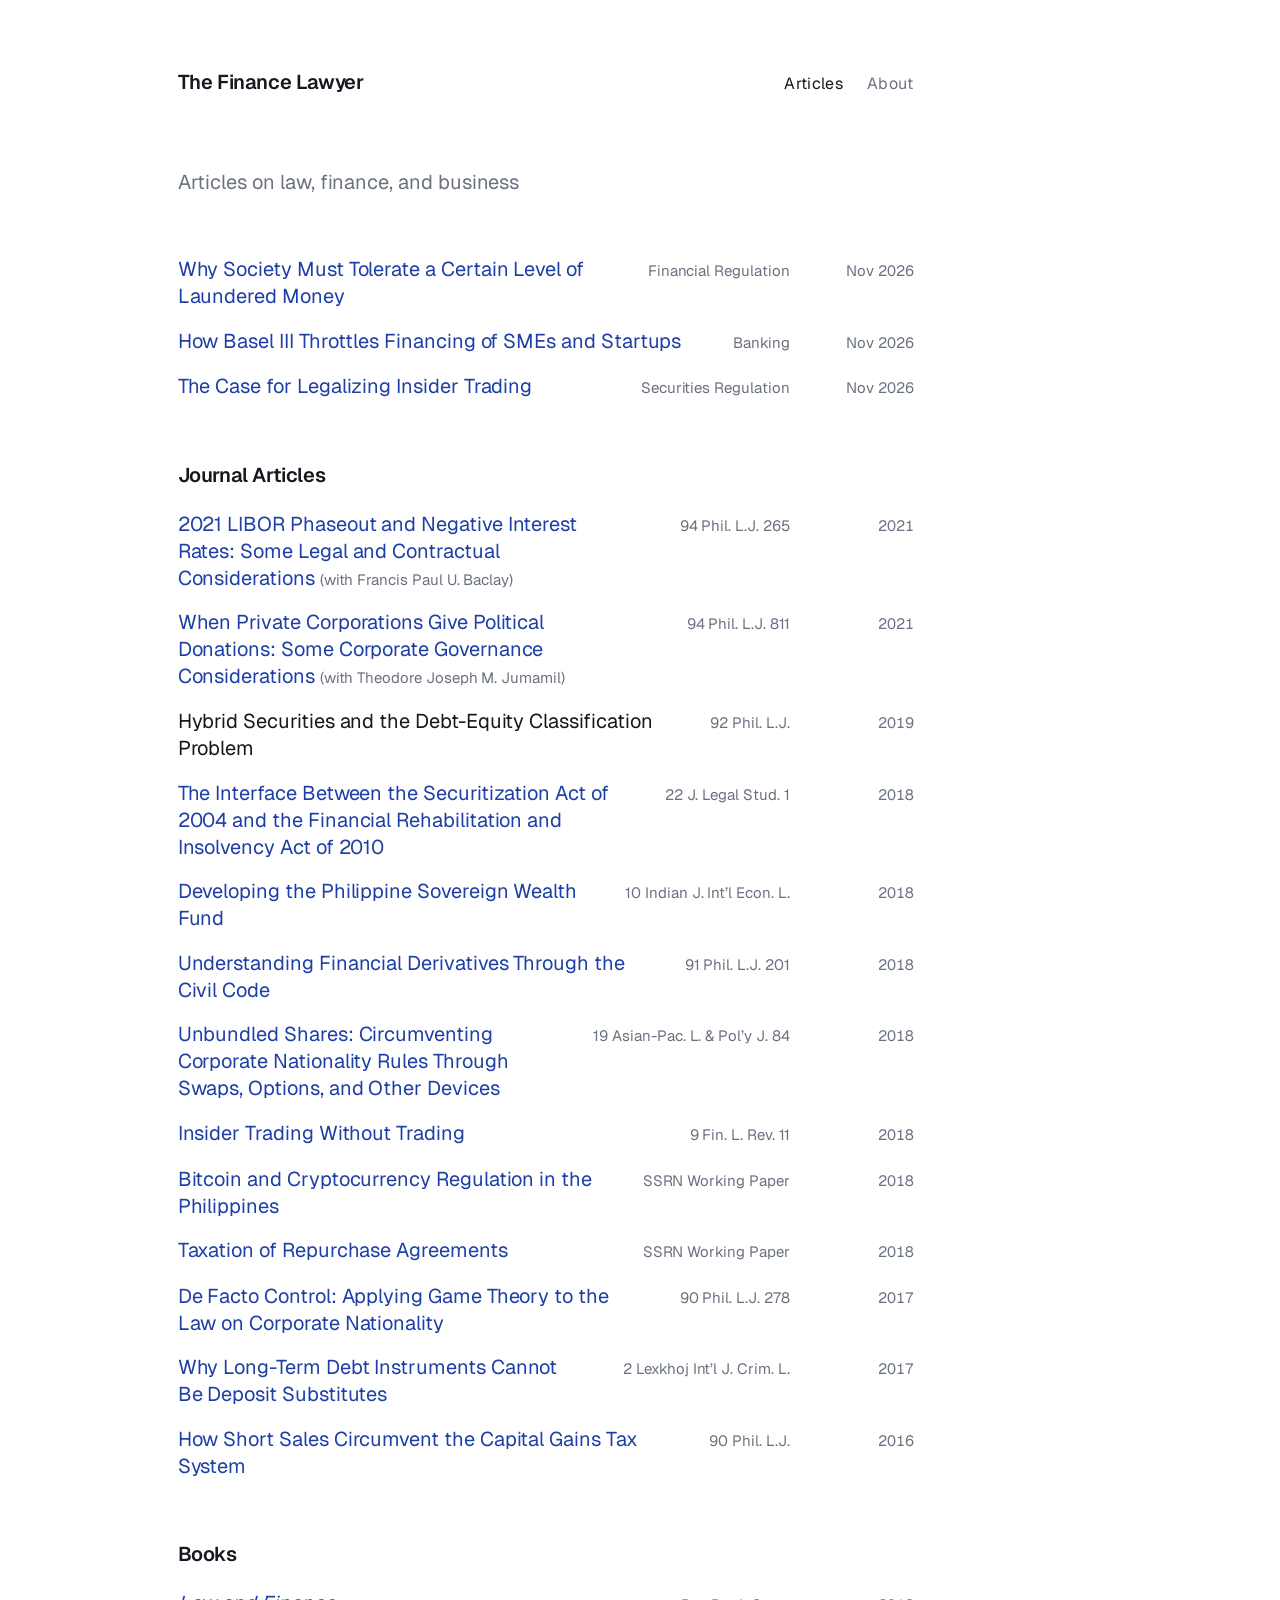
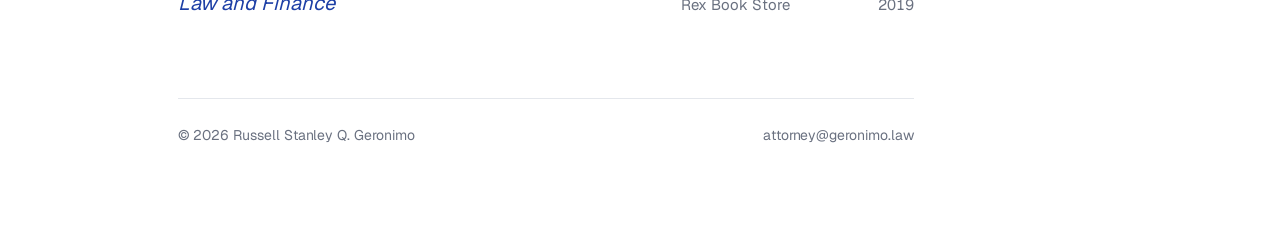
<file: index.html>
<!DOCTYPE html>
<html lang="en">
<head>
<meta charset="utf-8">
<meta name="viewport" content="width=device-width, initial-scale=1">
<title>Finance Lawyer - Russell Stanley Geronimo</title>
<meta name="description" content="Articles on law, finance, and business">
<link rel="canonical" href="https://blog.geronimo.law/">
<meta property="og:site_name" content="Finance Lawyer - Russell Stanley Geronimo">
<meta property="og:title" content="Finance Lawyer - Russell Stanley Geronimo">
<meta property="og:description" content="Articles on law, finance, and business">
<meta property="og:type" content="website">
<meta property="og:url" content="https://blog.geronimo.law/">
<meta property="og:image" content="https://blog.geronimo.law/images/cards/site.png?v=2">
<meta property="og:image:width" content="1200">
<meta property="og:image:height" content="630">
<meta name="twitter:card" content="summary_large_image">
<meta name="twitter:title" content="Finance Lawyer - Russell Stanley Geronimo">
<meta name="twitter:description" content="Articles on law, finance, and business">
<meta name="twitter:image" content="https://blog.geronimo.law/images/cards/site.png?v=2">
<link rel="preconnect" href="https://fonts.googleapis.com">
<link rel="preconnect" href="https://fonts.gstatic.com" crossorigin>
<link href="https://fonts.googleapis.com/css2?family=Geist:wght@400;500;600&display=swap" rel="stylesheet">
<link rel="stylesheet" href="css/style.css">
</head>
<body>
<div class="page">
<header class="site-header">
<div class="site-name"><a href="index.html">The Finance Lawyer</a></div>
<nav class="site-nav" aria-label="Main">
<a href="index.html" aria-current="page">Articles</a>
<a href="about.html">About</a>
</nav>
</header>
<main>
<p class="intro">Articles on law, finance, and business</p>
<ul class="essay-list">
<li><span class="entry"><a href="articles/why-society-must-tolerate-a-certain-level-of-laundered-money.html">Why Society Must Tolerate a Certain Level of Laundered Money</a></span> <span class="category">Financial Regulation</span> <time datetime="2026-11">Nov 2026</time></li>
<li><span class="entry"><a href="articles/how-basel-iii-throttles-financing-of-smes-and-startups.html">How Basel III Throttles Financing of SMEs and Startups</a></span> <span class="category">Banking</span> <time datetime="2026-11">Nov 2026</time></li>
<li><span class="entry"><a href="articles/the-case-for-legalizing-insider-trading.html">The Case for Legalizing Insider Trading</a></span> <span class="category">Securities Regulation</span> <time datetime="2026-11">Nov 2026</time></li>
</ul>
<h2 class="section-title">Journal Articles</h2>
<ul class="essay-list">
<li><span class="entry"><a href="https://philippinelawjournal.org/wp-content/uploads/2025/02/94PLJ265_GERONIMO_BACLAY.pdf">2021 LIBOR Phaseout and Negative Interest Rates: Some Legal and Contractual Considerations</a> <span class="coauthor">(with Francis Paul U. Baclay)</span></span> <span class="category">94 Phil. L.J. 265</span> <time datetime="2021">2021</time></li>
<li><span class="entry"><a href="https://philippinelawjournal.org/wp-content/uploads/2025/02/94PLJ811_GERONIMO-JUMAMIL.pdf">When Private Corporations Give Political Donations: Some Corporate Governance Considerations</a> <span class="coauthor">(with Theodore Joseph M. Jumamil)</span></span> <span class="category">94 Phil. L.J. 811</span> <time datetime="2021">2021</time></li>
<li><span class="entry">Hybrid Securities and the Debt-Equity Classification Problem</span> <span class="category">92 Phil. L.J.</span> <time datetime="2019">2019</time></li>
<li><span class="entry"><a href="https://doi.org/10.1515/jles-2018-0009">The Interface Between the Securitization Act of 2004 and the Financial Rehabilitation and Insolvency Act of 2010</a></span> <span class="category">22 J. Legal Stud. 1</span> <time datetime="2018">2018</time></li>
<li><span class="entry"><a href="https://repository.nls.ac.in/ijiel/vol10/iss1/6/">Developing the Philippine Sovereign Wealth Fund</a></span> <span class="category">10 Indian J. Int&rsquo;l Econ. L.</span> <time datetime="2018">2018</time></li>
<li><span class="entry"><a href="https://philippinelawjournal.org/wp-content/uploads/2025/02/91PLJ201_GERONIMO.pdf">Understanding Financial Derivatives Through the Civil Code</a></span> <span class="category">91 Phil. L.J. 201</span> <time datetime="2018">2018</time></li>
<li><span class="entry"><a href="https://ssrn.com/abstract=3179269">Unbundled Shares: Circumventing Corporate Nationality Rules Through Swaps, Options, and Other Devices</a></span> <span class="category">19 Asian-Pac. L. &amp; Pol&rsquo;y J. 84</span> <time datetime="2018">2018</time></li>
<li><span class="entry"><a href="https://doi.org/10.4467/22996834FLR.18.002.9042">Insider Trading Without Trading</a></span> <span class="category">9 Fin. L. Rev. 11</span> <time datetime="2018">2018</time></li>
<li><span class="entry"><a href="https://ssrn.com/abstract=3138051">Bitcoin and Cryptocurrency Regulation in the Philippines</a></span> <span class="category">SSRN Working Paper</span> <time datetime="2018">2018</time></li>
<li><span class="entry"><a href="https://ssrn.com/abstract=3152970">Taxation of Repurchase Agreements</a></span> <span class="category">SSRN Working Paper</span> <time datetime="2018">2018</time></li>
<li><span class="entry"><a href="https://philippinelawjournal.org/wp-content/uploads/2025/02/90PLJ278_GERONIMO.pdf">De Facto Control: Applying Game Theory to the Law on Corporate Nationality</a></span> <span class="category">90 Phil. L.J. 278</span> <time datetime="2017">2017</time></li>
<li><span class="entry"><a href="https://ssrn.com/abstract=3043017">Why Long-Term Debt Instruments Cannot Be Deposit Substitutes</a></span> <span class="category">2 Lexkhoj Int&rsquo;l J. Crim. L.</span> <time datetime="2017">2017</time></li>
<li><span class="entry"><a href="https://ssrn.com/abstract=3044170">How Short Sales Circumvent the Capital Gains Tax System</a></span> <span class="category">90 Phil. L.J.</span> <time datetime="2016">2016</time></li>
</ul>
<h2 class="section-title">Books</h2>
<ul class="essay-list">
<li><span class="entry"><a href="https://themanuelstore.com/products/geronimo-2019-law-and-finance"><em>Law and Finance</em></a></span> <span class="category">Rex Book Store</span> <time datetime="2019">2019</time></li>
</ul>
</main>
<footer class="site-footer">
<span>&copy; 2026 Russell Stanley Q. Geronimo</span>
<span>attorney@geronimo.law</span>
</footer>
</div>
</body>
</html>
</file>
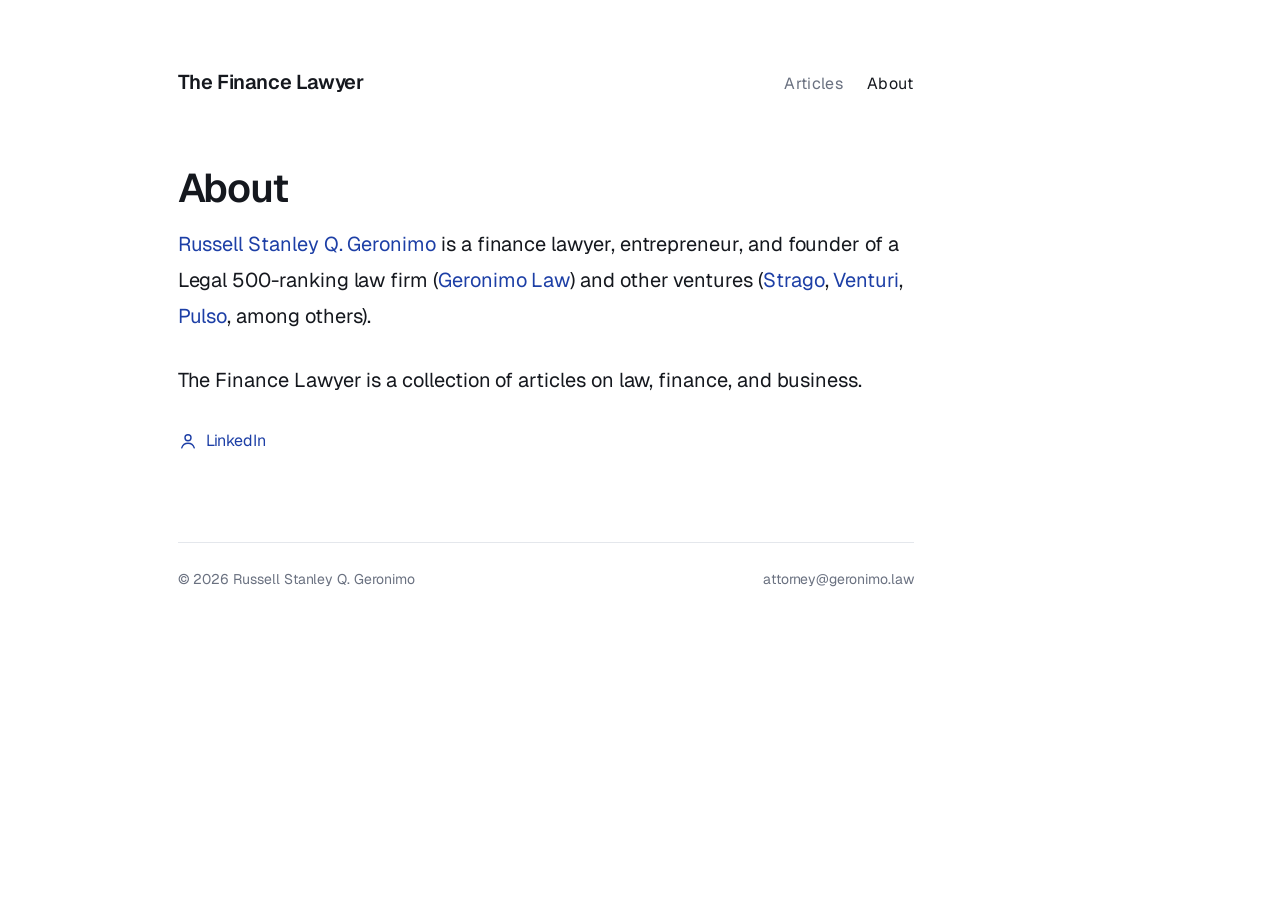
<file: about.html>
<!DOCTYPE html>
<html lang="en">
<head>
<meta charset="utf-8">
<meta name="viewport" content="width=device-width, initial-scale=1">
<title>About - Finance Lawyer - Russell Stanley Geronimo</title>
<meta name="description" content="Articles on law, finance, and business">
<link rel="canonical" href="https://blog.geronimo.law/about.html">
<meta property="og:site_name" content="Finance Lawyer - Russell Stanley Geronimo">
<meta property="og:title" content="About - Finance Lawyer - Russell Stanley Geronimo">
<meta property="og:description" content="Articles on law, finance, and business">
<meta property="og:type" content="article">
<meta property="og:url" content="https://blog.geronimo.law/about.html">
<meta property="og:image" content="https://blog.geronimo.law/images/cards/site.png?v=2">
<meta property="og:image:width" content="1200">
<meta property="og:image:height" content="630">
<meta name="twitter:card" content="summary_large_image">
<meta name="twitter:title" content="About - Finance Lawyer - Russell Stanley Geronimo">
<meta name="twitter:description" content="Articles on law, finance, and business">
<meta name="twitter:image" content="https://blog.geronimo.law/images/cards/site.png?v=2">
<link rel="preconnect" href="https://fonts.googleapis.com">
<link rel="preconnect" href="https://fonts.gstatic.com" crossorigin>
<link href="https://fonts.googleapis.com/css2?family=Geist:wght@400;500;600&display=swap" rel="stylesheet">
<link rel="stylesheet" href="css/style.css">
</head>
<body>
<div class="page">
<header class="site-header">
<div class="site-name"><a href="index.html">The Finance Lawyer</a></div>
<nav class="site-nav" aria-label="Main">
<a href="index.html">Articles</a>
<a href="about.html" aria-current="page">About</a>
</nav>
</header>
<main>
<article class="essay">
<h1>About</h1>
<p><a href="https://www.geronimo.law/the-founder">Russell Stanley Q. Geronimo</a> is a finance lawyer, entrepreneur, and founder of a Legal 500-ranking law firm (<a href="https://www.geronimo.law">Geronimo Law</a>) and other ventures (<a href="http://www.strago.finance/">Strago</a>, <a href="https://www.venturi.ph/">Venturi</a>, <a href="http://www.pulsointelligence.com/">Pulso</a>, among others).</p>
<p>The Finance Lawyer is a collection of articles on law, finance, and business.</p>
<p class="social"><a href="https://www.linkedin.com/in/rsgeronimo/" aria-label="Russell Stanley Q. Geronimo on LinkedIn"><svg viewBox="0 0 24 24" width="20" height="20" aria-hidden="true" fill="none" stroke="currentColor" stroke-width="1.7" stroke-linecap="round" stroke-linejoin="round"><circle cx="12" cy="8" r="3.6"/><path d="M4.5 20.2c1.1-3.6 4-5.6 7.5-5.6s6.4 2 7.5 5.6"/></svg><span>LinkedIn</span></a></p>
</article>
</main>
<footer class="site-footer">
<span>&copy; 2026 Russell Stanley Q. Geronimo</span>
<span>attorney@geronimo.law</span>
</footer>
</div>
</body>
</html>
</file>
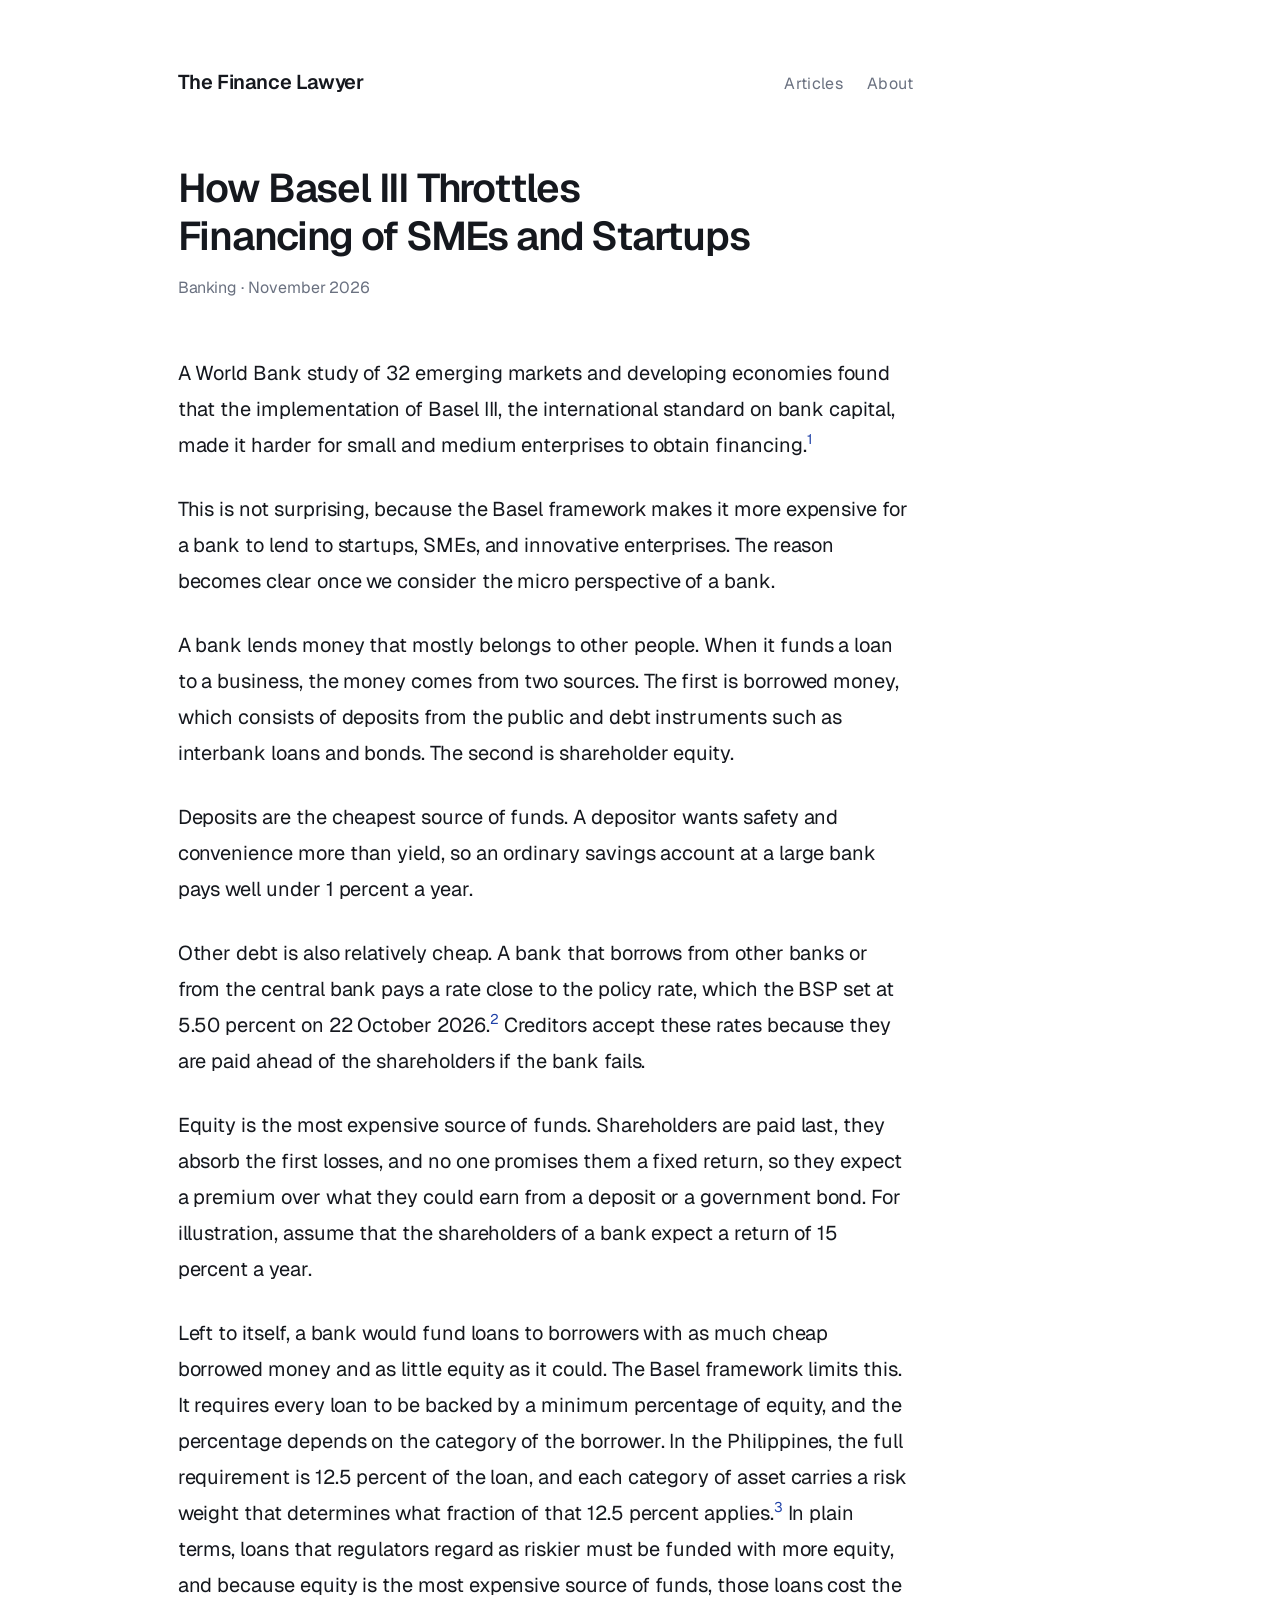
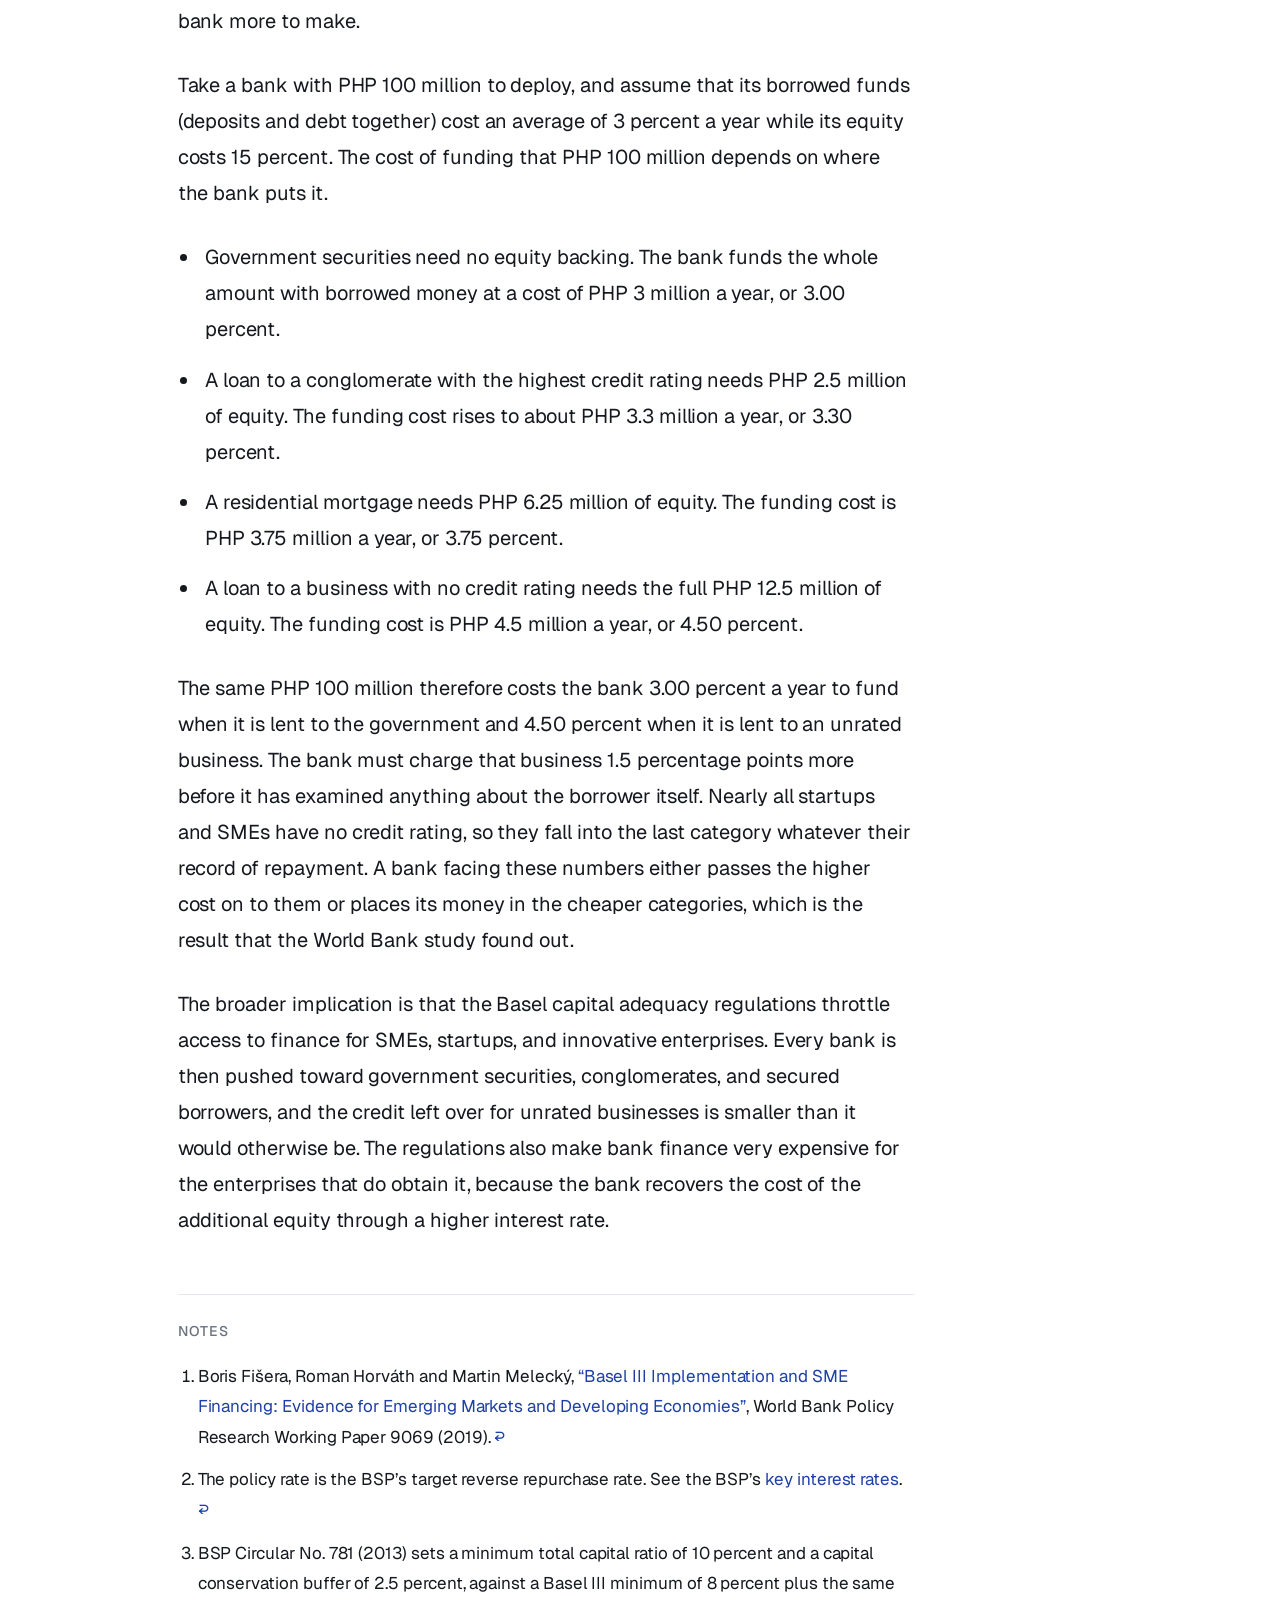
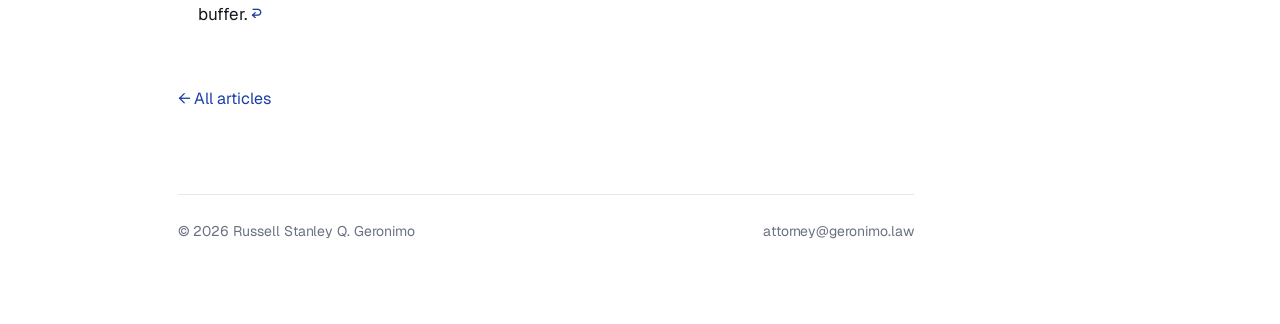
<file: articles/how-basel-iii-throttles-financing-of-smes-and-startups.html>
<!DOCTYPE html>
<html lang="en">
<head>
<meta charset="utf-8">
<meta name="viewport" content="width=device-width, initial-scale=1">
<title>How Basel III Throttles Financing of SMEs and Startups - Finance Lawyer - Russell Stanley Geronimo</title>
<meta name="description" content="Why the Basel III capital rules make bank loans to SMEs and startups more expensive than loans to governments and conglomerates.">
<link rel="canonical" href="https://blog.geronimo.law/articles/how-basel-iii-throttles-financing-of-smes-and-startups.html">
<meta property="og:site_name" content="Finance Lawyer - Russell Stanley Geronimo">
<meta property="og:title" content="How Basel III Throttles Financing of SMEs and Startups - Finance Lawyer - Russell Stanley Geronimo">
<meta property="og:description" content="Why the Basel III capital rules make bank loans to SMEs and startups more expensive than loans to governments and conglomerates.">
<meta property="og:type" content="article">
<meta property="og:url" content="https://blog.geronimo.law/articles/how-basel-iii-throttles-financing-of-smes-and-startups.html">
<meta property="og:image" content="https://blog.geronimo.law/images/cards/how-basel-iii-throttles-financing-of-smes-and-startups.png?v=2">
<meta property="og:image:width" content="1200">
<meta property="og:image:height" content="630">
<meta name="twitter:card" content="summary_large_image">
<meta name="twitter:title" content="How Basel III Throttles Financing of SMEs and Startups - Finance Lawyer - Russell Stanley Geronimo">
<meta name="twitter:description" content="Why the Basel III capital rules make bank loans to SMEs and startups more expensive than loans to governments and conglomerates.">
<meta name="twitter:image" content="https://blog.geronimo.law/images/cards/how-basel-iii-throttles-financing-of-smes-and-startups.png?v=2">
<link rel="preconnect" href="https://fonts.googleapis.com">
<link rel="preconnect" href="https://fonts.gstatic.com" crossorigin>
<link href="https://fonts.googleapis.com/css2?family=Geist:wght@400;500;600&display=swap" rel="stylesheet">
<link rel="stylesheet" href="../css/style.css">
</head>
<body>
<div class="page">
<header class="site-header">
<div class="site-name"><a href="../index.html">The Finance Lawyer</a></div>
<nav class="site-nav" aria-label="Main">
<a href="../index.html">Articles</a>
<a href="../about.html">About</a>
</nav>
</header>
<main>
<article class="essay">
<h1>How Basel III Throttles Financing of SMEs and Startups</h1>
<p class="dateline">Banking &middot; <time datetime="2026-11">November 2026</time></p>
<p>A World Bank study of 32 emerging markets and developing economies found that the implementation of Basel III, the international standard on bank capital, made it harder for small and medium enterprises to obtain financing.<sup><a href="#n1" id="r1">1</a></sup></p>
<p>This is not surprising, because the Basel framework makes it more expensive for a bank to lend to startups, SMEs, and innovative enterprises. The reason becomes clear once we consider the micro perspective of a bank.</p>
<p>A bank lends money that mostly belongs to other people. When it funds a loan to a business, the money comes from two sources. The first is borrowed money, which consists of deposits from the public and debt instruments such as interbank loans and bonds. The second is shareholder equity.</p>
<p>Deposits are the cheapest source of funds. A depositor wants safety and convenience more than yield, so an ordinary savings account at a large bank pays well under 1 percent a year.</p>
<p>Other debt is also relatively cheap. A bank that borrows from other banks or from the central bank pays a rate close to the policy rate, which the BSP set at 5.50 percent on 22 October 2026.<sup><a href="#n2" id="r2">2</a></sup> Creditors accept these rates because they are paid ahead of the shareholders if the bank fails.</p>
<p>Equity is the most expensive source of funds. Shareholders are paid last, they absorb the first losses, and no one promises them a fixed return, so they expect a premium over what they could earn from a deposit or a government bond. For illustration, assume that the shareholders of a bank expect a return of 15 percent a year.</p>
<p>Left to itself, a bank would fund loans to borrowers with as much cheap borrowed money and as little equity as it could. The Basel framework limits this. It requires every loan to be backed by a minimum percentage of equity, and the percentage depends on the category of the borrower. In the Philippines, the full requirement is 12.5 percent of the loan, and each category of asset carries a risk weight that determines what fraction of that 12.5 percent applies.<sup><a href="#n3" id="r3">3</a></sup> In plain terms, loans that regulators regard as riskier must be funded with more equity, and because equity is the most expensive source of funds, those loans cost the bank more to make.</p>
<p>Take a bank with PHP 100 million to deploy, and assume that its borrowed funds (deposits and debt together) cost an average of 3 percent a year while its equity costs 15 percent. The cost of funding that PHP 100 million depends on where the bank puts it.</p>
<ul>
<li>Government securities need no equity backing. The bank funds the whole amount with borrowed money at a cost of PHP 3 million a year, or 3.00 percent.</li>
<li>A loan to a conglomerate with the highest credit rating needs PHP 2.5 million of equity. The funding cost rises to about PHP 3.3 million a year, or 3.30 percent.</li>
<li>A residential mortgage needs PHP 6.25 million of equity. The funding cost is PHP 3.75 million a year, or 3.75 percent.</li>
<li>A loan to a business with no credit rating needs the full PHP 12.5 million of equity. The funding cost is PHP 4.5 million a year, or 4.50 percent.</li>
</ul>
<p>The same PHP 100 million therefore costs the bank 3.00 percent a year to fund when it is lent to the government and 4.50 percent when it is lent to an unrated business. The bank must charge that business 1.5 percentage points more before it has examined anything about the borrower itself. Nearly all startups and SMEs have no credit rating, so they fall into the last category whatever their record of repayment. A bank facing these numbers either passes the higher cost on to them or places its money in the cheaper categories, which is the result that the World Bank study found out.</p>
<p>The broader implication is that the Basel capital adequacy regulations throttle access to finance for SMEs, startups, and innovative enterprises. Every bank is then pushed toward government securities, conglomerates, and secured borrowers, and the credit left over for unrated businesses is smaller than it would otherwise be. The regulations also make bank finance very expensive for the enterprises that do obtain it, because the bank recovers the cost of the additional equity through a higher interest rate.</p>
<section class="notes" aria-label="Notes">
<h2>Notes</h2>
<ol>
<li id="n1">Boris Fi&scaron;era, Roman Horv&aacute;th and Martin Meleck&yacute;, <a href="https://blogs.worldbank.org/en/allaboutfinance/basel-iii-implementation-and-sme-financing-evidence-emerging-markets-and-developing">&ldquo;Basel III Implementation and SME Financing: Evidence for Emerging Markets and Developing Economies&rdquo;</a>, World Bank Policy Research Working Paper 9069 (2019). <a href="#r1" aria-label="Back to text">&#8617;</a></li>
<li id="n2">The policy rate is the BSP&rsquo;s target reverse repurchase rate. See the BSP&rsquo;s <a href="https://www.bsp.gov.ph/statistics/Financial%20System%20Accounts/winterestrates_data.aspx">key interest rates</a>. <a href="#r2" aria-label="Back to text">&#8617;</a></li>
<li id="n3">BSP Circular No. 781 (2013) sets a minimum total capital ratio of 10 percent and a capital conservation buffer of 2.5 percent, against a Basel III minimum of 8 percent plus the same buffer. <a href="#r3" aria-label="Back to text">&#8617;</a></li>
</ol>
</section>
</article>
<p class="back"><a href="../index.html">&larr; All articles</a></p>
</main>
<footer class="site-footer">
<span>&copy; 2026 Russell Stanley Q. Geronimo</span>
<span>attorney@geronimo.law</span>
</footer>
</div>
</body>
</html>
</file>
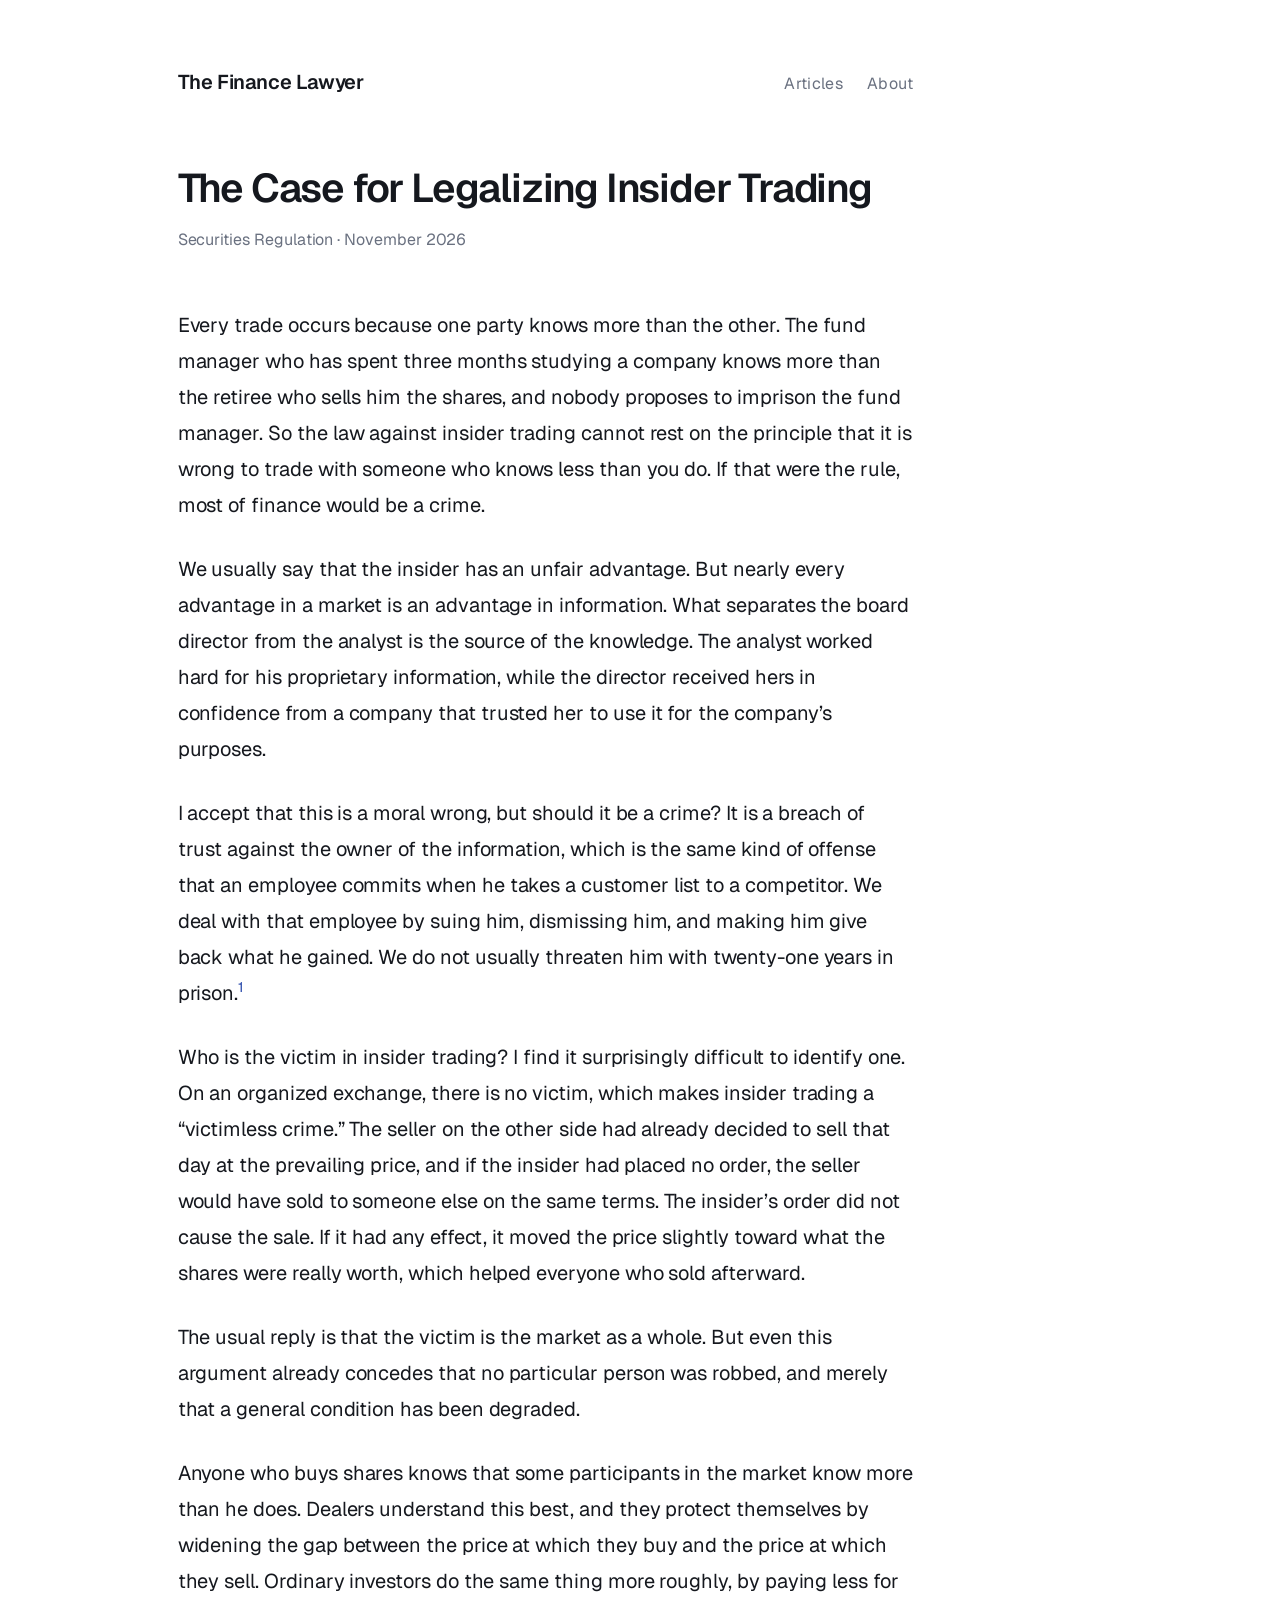
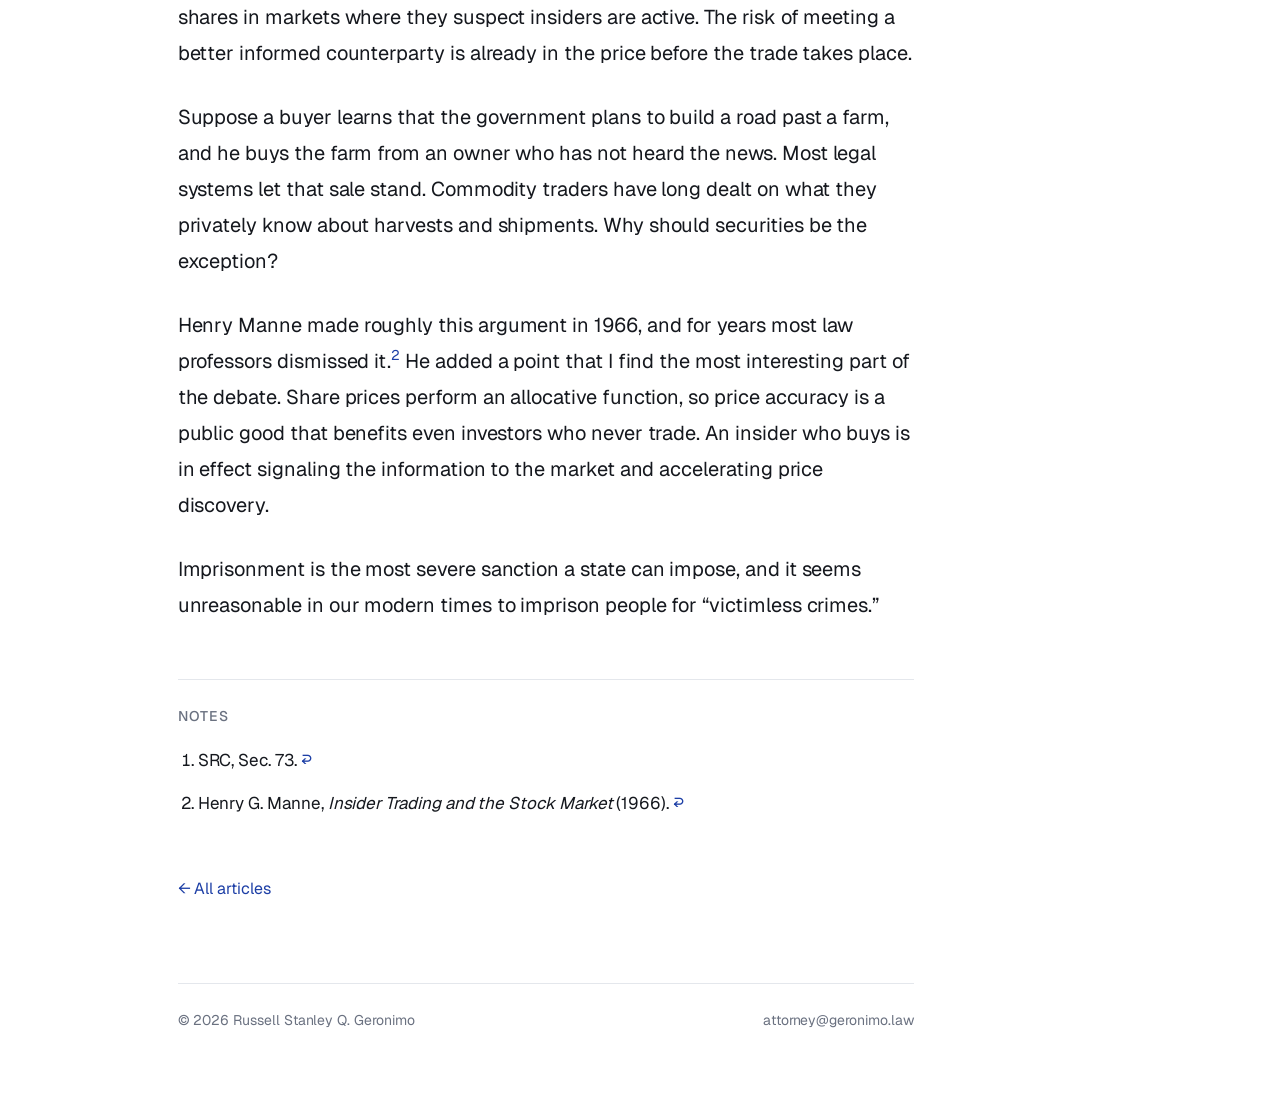
<file: articles/the-case-for-legalizing-insider-trading.html>
<!DOCTYPE html>
<html lang="en">
<head>
<meta charset="utf-8">
<meta name="viewport" content="width=device-width, initial-scale=1">
<title>The Case for Legalizing Insider Trading - Finance Lawyer - Russell Stanley Geronimo</title>
<meta name="description" content="Why insider trading, a victimless crime, should be legalized.">
<link rel="canonical" href="https://blog.geronimo.law/articles/the-case-for-legalizing-insider-trading.html">
<meta property="og:site_name" content="Finance Lawyer - Russell Stanley Geronimo">
<meta property="og:title" content="The Case for Legalizing Insider Trading - Finance Lawyer - Russell Stanley Geronimo">
<meta property="og:description" content="Why insider trading, a victimless crime, should be legalized.">
<meta property="og:type" content="article">
<meta property="og:url" content="https://blog.geronimo.law/articles/the-case-for-legalizing-insider-trading.html">
<meta property="og:image" content="https://blog.geronimo.law/images/cards/the-case-for-legalizing-insider-trading.png?v=2">
<meta property="og:image:width" content="1200">
<meta property="og:image:height" content="630">
<meta name="twitter:card" content="summary_large_image">
<meta name="twitter:title" content="The Case for Legalizing Insider Trading - Finance Lawyer - Russell Stanley Geronimo">
<meta name="twitter:description" content="Why insider trading, a victimless crime, should be legalized.">
<meta name="twitter:image" content="https://blog.geronimo.law/images/cards/the-case-for-legalizing-insider-trading.png?v=2">
<link rel="preconnect" href="https://fonts.googleapis.com">
<link rel="preconnect" href="https://fonts.gstatic.com" crossorigin>
<link href="https://fonts.googleapis.com/css2?family=Geist:wght@400;500;600&display=swap" rel="stylesheet">
<link rel="stylesheet" href="../css/style.css">
</head>
<body>
<div class="page">
<header class="site-header">
<div class="site-name"><a href="../index.html">The Finance Lawyer</a></div>
<nav class="site-nav" aria-label="Main">
<a href="../index.html">Articles</a>
<a href="../about.html">About</a>
</nav>
</header>
<main>
<article class="essay">
<h1>The Case for Legalizing Insider Trading</h1>
<p class="dateline">Securities Regulation &middot; <time datetime="2026-11">November 2026</time></p>
<p>Every trade occurs because one party knows more than the other. The fund manager who has spent three months studying a company knows more than the retiree who sells him the shares, and nobody proposes to imprison the fund manager. So the law against insider trading cannot rest on the principle that it is wrong to trade with someone who knows less than you do. If that were the rule, most of finance would be a crime.</p>
<p>We usually say that the insider has an unfair advantage. But nearly every advantage in a market is an advantage in information. What separates the board director from the analyst is the source of the knowledge. The analyst worked hard for his proprietary information, while the director received hers in confidence from a company that trusted her to use it for the company&rsquo;s purposes.</p>
<p>I accept that this is a moral wrong, but should it be a crime? It is a breach of trust against the owner of the information, which is the same kind of offense that an employee commits when he takes a customer list to a competitor. We deal with that employee by suing him, dismissing him, and making him give back what he gained. We do not usually threaten him with twenty-one years in prison.<sup><a href="#n1" id="r1">1</a></sup></p>
<p>Who is the victim in insider trading? I find it surprisingly difficult to identify one. On an organized exchange, there is no victim, which makes insider trading a &ldquo;victimless crime.&rdquo; The seller on the other side had already decided to sell that day at the prevailing price, and if the insider had placed no order, the seller would have sold to someone else on the same terms. The insider&rsquo;s order did not cause the sale. If it had any effect, it moved the price slightly toward what the shares were really worth, which helped everyone who sold afterward.</p>
<p>The usual reply is that the victim is the market as a whole. But even this argument already concedes that no particular person was robbed, and merely that a general condition has been degraded.</p>
<p>Anyone who buys shares knows that some participants in the market know more than he does. Dealers understand this best, and they protect themselves by widening the gap between the price at which they buy and the price at which they sell. Ordinary investors do the same thing more roughly, by paying less for shares in markets where they suspect insiders are active. The risk of meeting a better informed counterparty is already in the price before the trade takes place.</p>
<p>Suppose a buyer learns that the government plans to build a road past a farm, and he buys the farm from an owner who has not heard the news. Most legal systems let that sale stand. Commodity traders have long dealt on what they privately know about harvests and shipments. Why should securities be the exception?</p>
<p>Henry Manne made roughly this argument in 1966, and for years most law professors dismissed it.<sup><a href="#n2" id="r2">2</a></sup> He added a point that I find the most interesting part of the debate. Share prices perform an allocative function, so price accuracy is a public good that benefits even investors who never trade. An insider who buys is in effect signaling the information to the market and accelerating price discovery.</p>
<p>Imprisonment is the most severe sanction a state can impose, and it seems unreasonable in our modern times to imprison people for &ldquo;victimless crimes.&rdquo;</p>
<section class="notes" aria-label="Notes">
<h2>Notes</h2>
<ol>
<li id="n1">SRC, Sec. 73. <a href="#r1" aria-label="Back to text">&#8617;</a></li>
<li id="n2">Henry G. Manne, <em>Insider Trading and the Stock Market</em> (1966). <a href="#r2" aria-label="Back to text">&#8617;</a></li>
</ol>
</section>
</article>
<p class="back"><a href="../index.html">&larr; All articles</a></p>
</main>
<footer class="site-footer">
<span>&copy; 2026 Russell Stanley Q. Geronimo</span>
<span>attorney@geronimo.law</span>
</footer>
</div>
</body>
</html>
</file>
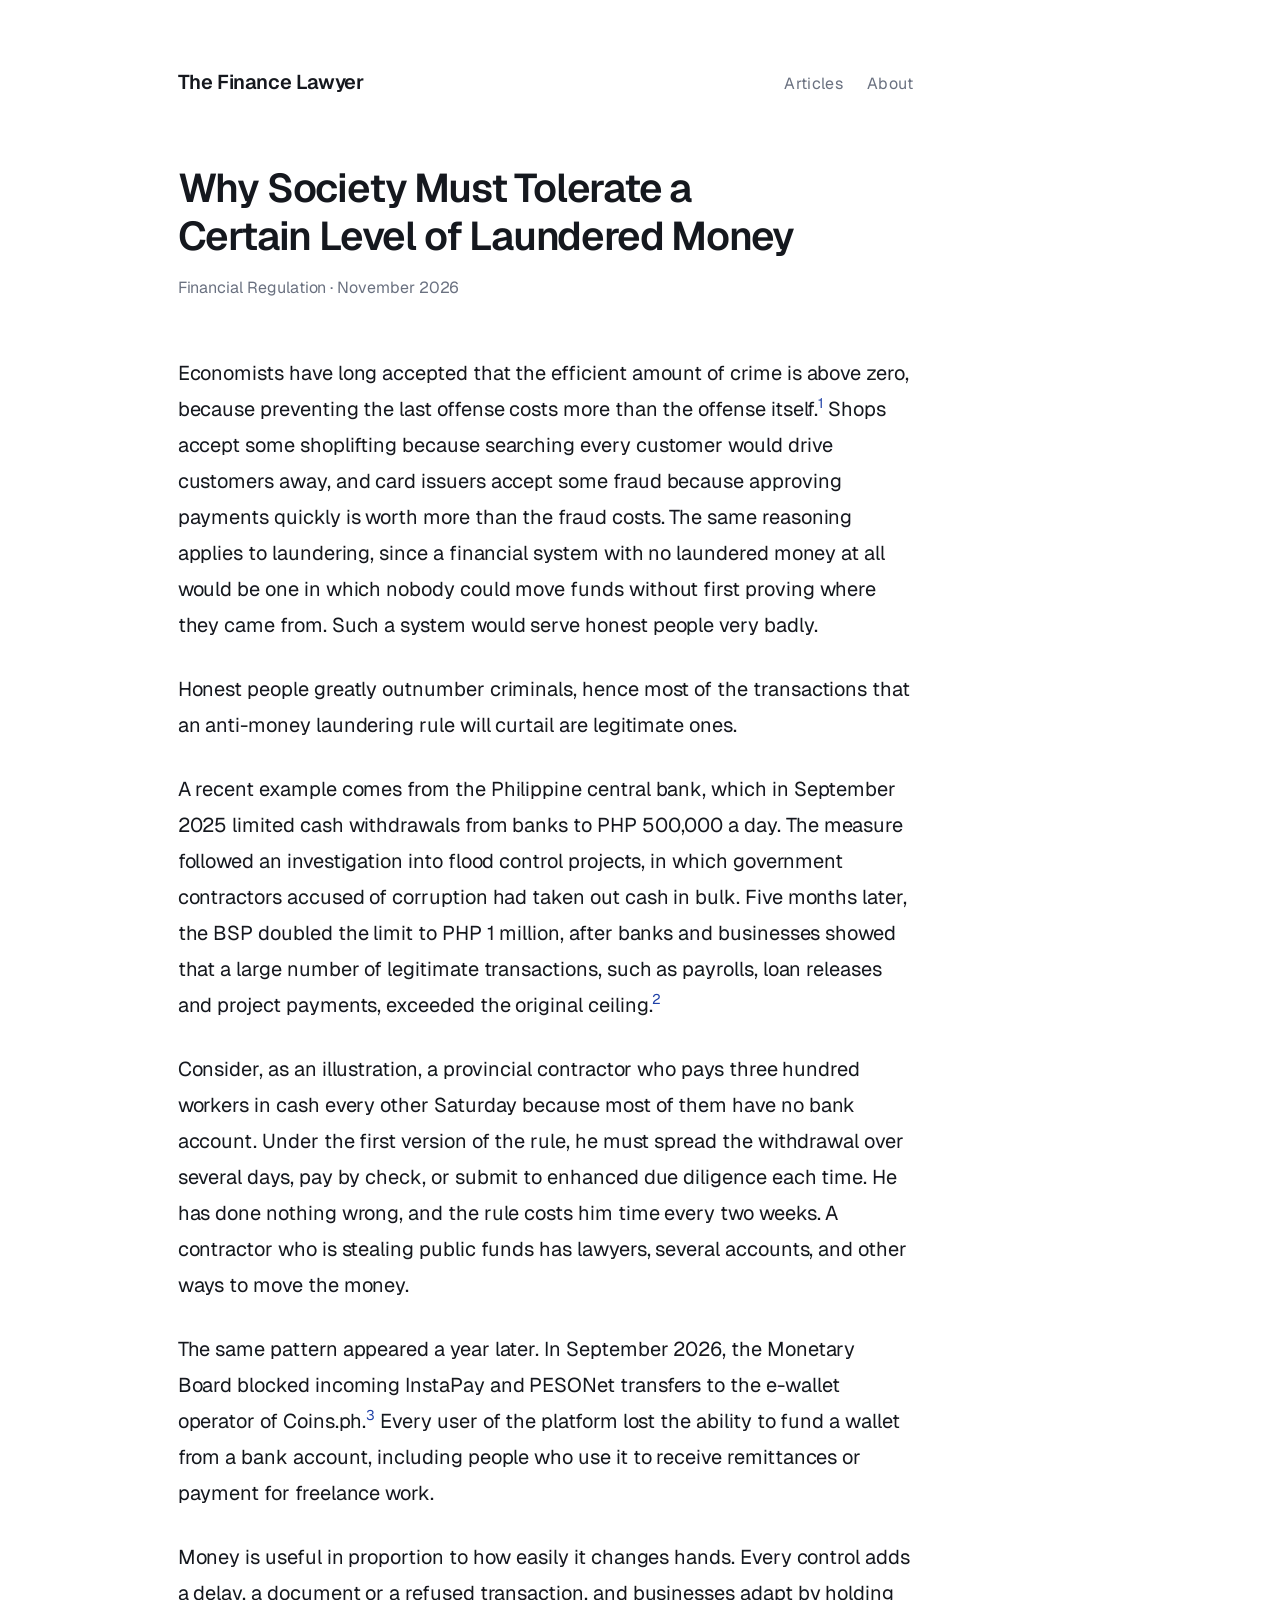
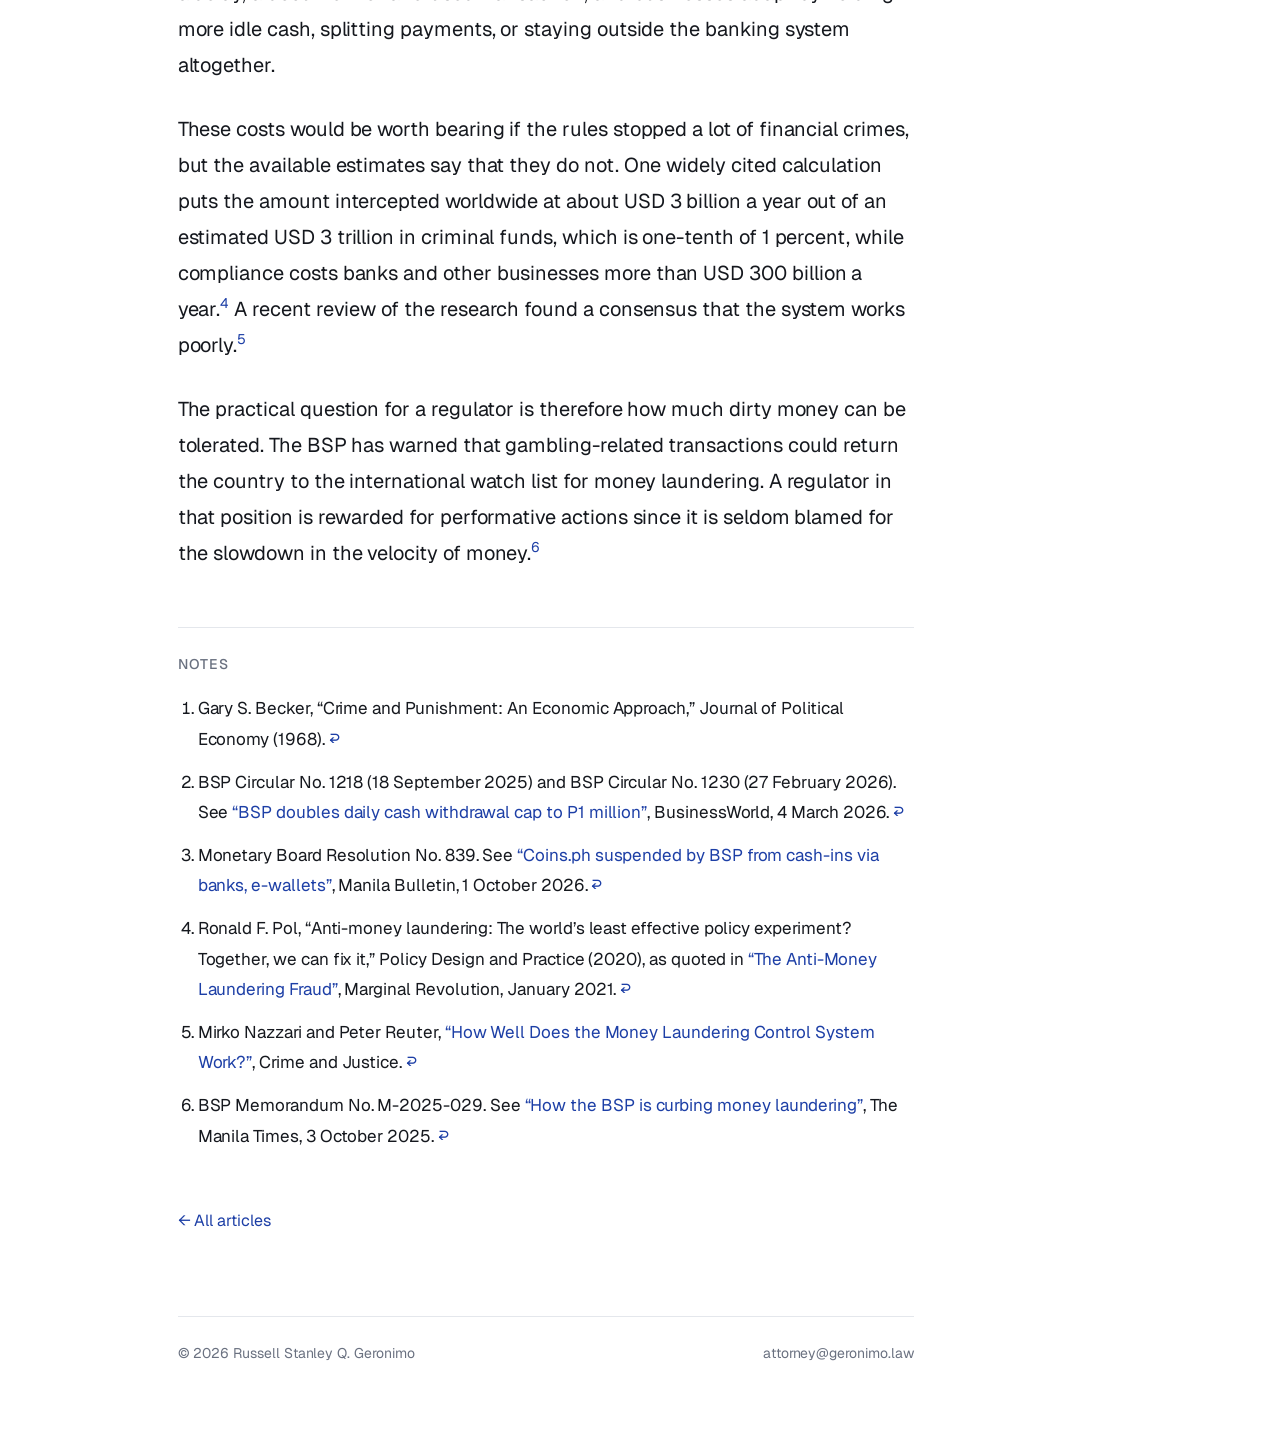
<file: articles/why-society-must-tolerate-a-certain-level-of-laundered-money.html>
<!DOCTYPE html>
<html lang="en">
<head>
<meta charset="utf-8">
<meta name="viewport" content="width=device-width, initial-scale=1">
<title>Why Society Must Tolerate a Certain Level of Laundered Money - Finance Lawyer - Russell Stanley Geronimo</title>
<meta name="description" content="Why a financial system with no laundered money at all would serve honest people badly.">
<link rel="canonical" href="https://blog.geronimo.law/articles/why-society-must-tolerate-a-certain-level-of-laundered-money.html">
<meta property="og:site_name" content="Finance Lawyer - Russell Stanley Geronimo">
<meta property="og:title" content="Why Society Must Tolerate a Certain Level of Laundered Money - Finance Lawyer - Russell Stanley Geronimo">
<meta property="og:description" content="Why a financial system with no laundered money at all would serve honest people badly.">
<meta property="og:type" content="article">
<meta property="og:url" content="https://blog.geronimo.law/articles/why-society-must-tolerate-a-certain-level-of-laundered-money.html">
<meta property="og:image" content="https://blog.geronimo.law/images/cards/why-society-must-tolerate-a-certain-level-of-laundered-money.png?v=2">
<meta property="og:image:width" content="1200">
<meta property="og:image:height" content="630">
<meta name="twitter:card" content="summary_large_image">
<meta name="twitter:title" content="Why Society Must Tolerate a Certain Level of Laundered Money - Finance Lawyer - Russell Stanley Geronimo">
<meta name="twitter:description" content="Why a financial system with no laundered money at all would serve honest people badly.">
<meta name="twitter:image" content="https://blog.geronimo.law/images/cards/why-society-must-tolerate-a-certain-level-of-laundered-money.png?v=2">
<link rel="preconnect" href="https://fonts.googleapis.com">
<link rel="preconnect" href="https://fonts.gstatic.com" crossorigin>
<link href="https://fonts.googleapis.com/css2?family=Geist:wght@400;500;600&display=swap" rel="stylesheet">
<link rel="stylesheet" href="../css/style.css">
</head>
<body>
<div class="page">
<header class="site-header">
<div class="site-name"><a href="../index.html">The Finance Lawyer</a></div>
<nav class="site-nav" aria-label="Main">
<a href="../index.html">Articles</a>
<a href="../about.html">About</a>
</nav>
</header>
<main>
<article class="essay">
<h1>Why Society Must Tolerate a Certain Level of Laundered Money</h1>
<p class="dateline">Financial Regulation &middot; <time datetime="2026-11">November 2026</time></p>
<p>Economists have long accepted that the efficient amount of crime is above zero, because preventing the last offense costs more than the offense itself.<sup><a href="#n1" id="r1">1</a></sup> Shops accept some shoplifting because searching every customer would drive customers away, and card issuers accept some fraud because approving payments quickly is worth more than the fraud costs. The same reasoning applies to laundering, since a financial system with no laundered money at all would be one in which nobody could move funds without first proving where they came from. Such a system would serve honest people very badly.</p>
<p>Honest people greatly outnumber criminals, hence most of the transactions that an anti-money laundering rule will curtail are legitimate ones.</p>
<p>A recent example comes from the Philippine central bank, which in September 2025 limited cash withdrawals from banks to PHP 500,000 a day. The measure followed an investigation into flood control projects, in which government contractors accused of corruption had taken out cash in bulk. Five months later, the BSP doubled the limit to PHP 1 million, after banks and businesses showed that a large number of legitimate transactions, such as payrolls, loan releases and project payments, exceeded the original ceiling.<sup><a href="#n2" id="r2">2</a></sup></p>
<p>Consider, as an illustration, a provincial contractor who pays three hundred workers in cash every other Saturday because most of them have no bank account. Under the first version of the rule, he must spread the withdrawal over several days, pay by check, or submit to enhanced due diligence each time. He has done nothing wrong, and the rule costs him time every two weeks. A contractor who is stealing public funds has lawyers, several accounts, and other ways to move the money.</p>
<p>The same pattern appeared a year later. In September 2026, the Monetary Board blocked incoming InstaPay and PESONet transfers to the e-wallet operator of Coins.ph.<sup><a href="#n3" id="r3">3</a></sup> Every user of the platform lost the ability to fund a wallet from a bank account, including people who use it to receive remittances or payment for freelance work.</p>
<p>Money is useful in proportion to how easily it changes hands. Every control adds a delay, a document or a refused transaction, and businesses adapt by holding more idle cash, splitting payments, or staying outside the banking system altogether.</p>
<p>These costs would be worth bearing if the rules stopped a lot of financial crimes, but the available estimates say that they do not. One widely cited calculation puts the amount intercepted worldwide at about USD 3 billion a year out of an estimated USD 3 trillion in criminal funds, which is one-tenth of 1 percent, while compliance costs banks and other businesses more than USD 300 billion a year.<sup><a href="#n4" id="r4">4</a></sup> A recent review of the research found a consensus that the system works poorly.<sup><a href="#n5" id="r5">5</a></sup></p>
<p>The practical question for a regulator is therefore how much dirty money can be tolerated. The BSP has warned that gambling-related transactions could return the country to the international watch list for money laundering. A regulator in that position is rewarded for performative actions since it is seldom blamed for the slowdown in the velocity of money.<sup><a href="#n6" id="r6">6</a></sup></p>
<section class="notes" aria-label="Notes">
<h2>Notes</h2>
<ol>
<li id="n1">Gary S. Becker, &ldquo;Crime and Punishment: An Economic Approach,&rdquo; Journal of Political Economy (1968). <a href="#r1" aria-label="Back to text">&#8617;</a></li>
<li id="n2">BSP Circular No. 1218 (18 September 2025) and BSP Circular No. 1230 (27 February 2026). See <a href="https://bworldonline.com/banking-finance/2026/03/04/733947/bsp-doubles-daily-cash-withdrawal-cap-to-p1-million/">&ldquo;BSP doubles daily cash withdrawal cap to P1 million&rdquo;</a>, BusinessWorld, 4 March 2026. <a href="#r2" aria-label="Back to text">&#8617;</a></li>
<li id="n3">Monetary Board Resolution No. 839. See <a href="https://mb.com.ph/2026/10/01/coinsph-suspended-by-bsp-from-cash-ins-via-banks-e-wallets">&ldquo;Coins.ph suspended by BSP from cash-ins via banks, e-wallets&rdquo;</a>, Manila Bulletin, 1 October 2026. <a href="#r3" aria-label="Back to text">&#8617;</a></li>
<li id="n4">Ronald F. Pol, &ldquo;Anti-money laundering: The world&rsquo;s least effective policy experiment? Together, we can fix it,&rdquo; Policy Design and Practice (2020), as quoted in <a href="https://marginalrevolution.com/marginalrevolution/2021/01/the-anti-money-laundering-fraud.html">&ldquo;The Anti-Money Laundering Fraud&rdquo;</a>, Marginal Revolution, January 2021. <a href="#r4" aria-label="Back to text">&#8617;</a></li>
<li id="n5">Mirko Nazzari and Peter Reuter, <a href="https://www.journals.uchicago.edu/doi/reader/10.1086/735665">&ldquo;How Well Does the Money Laundering Control System Work?&rdquo;</a>, Crime and Justice. <a href="#r5" aria-label="Back to text">&#8617;</a></li>
<li id="n6">BSP Memorandum No. M-2025-029. See <a href="https://www.manilatimes.net/2025/10/03/business/top-business/how-the-bsp-is-curbing-money-laundering/2194008">&ldquo;How the BSP is curbing money laundering&rdquo;</a>, The Manila Times, 3 October 2025. <a href="#r6" aria-label="Back to text">&#8617;</a></li>
</ol>
</section>
</article>
<p class="back"><a href="../index.html">&larr; All articles</a></p>
</main>
<footer class="site-footer">
<span>&copy; 2026 Russell Stanley Q. Geronimo</span>
<span>attorney@geronimo.law</span>
</footer>
</div>
</body>
</html>
</file>
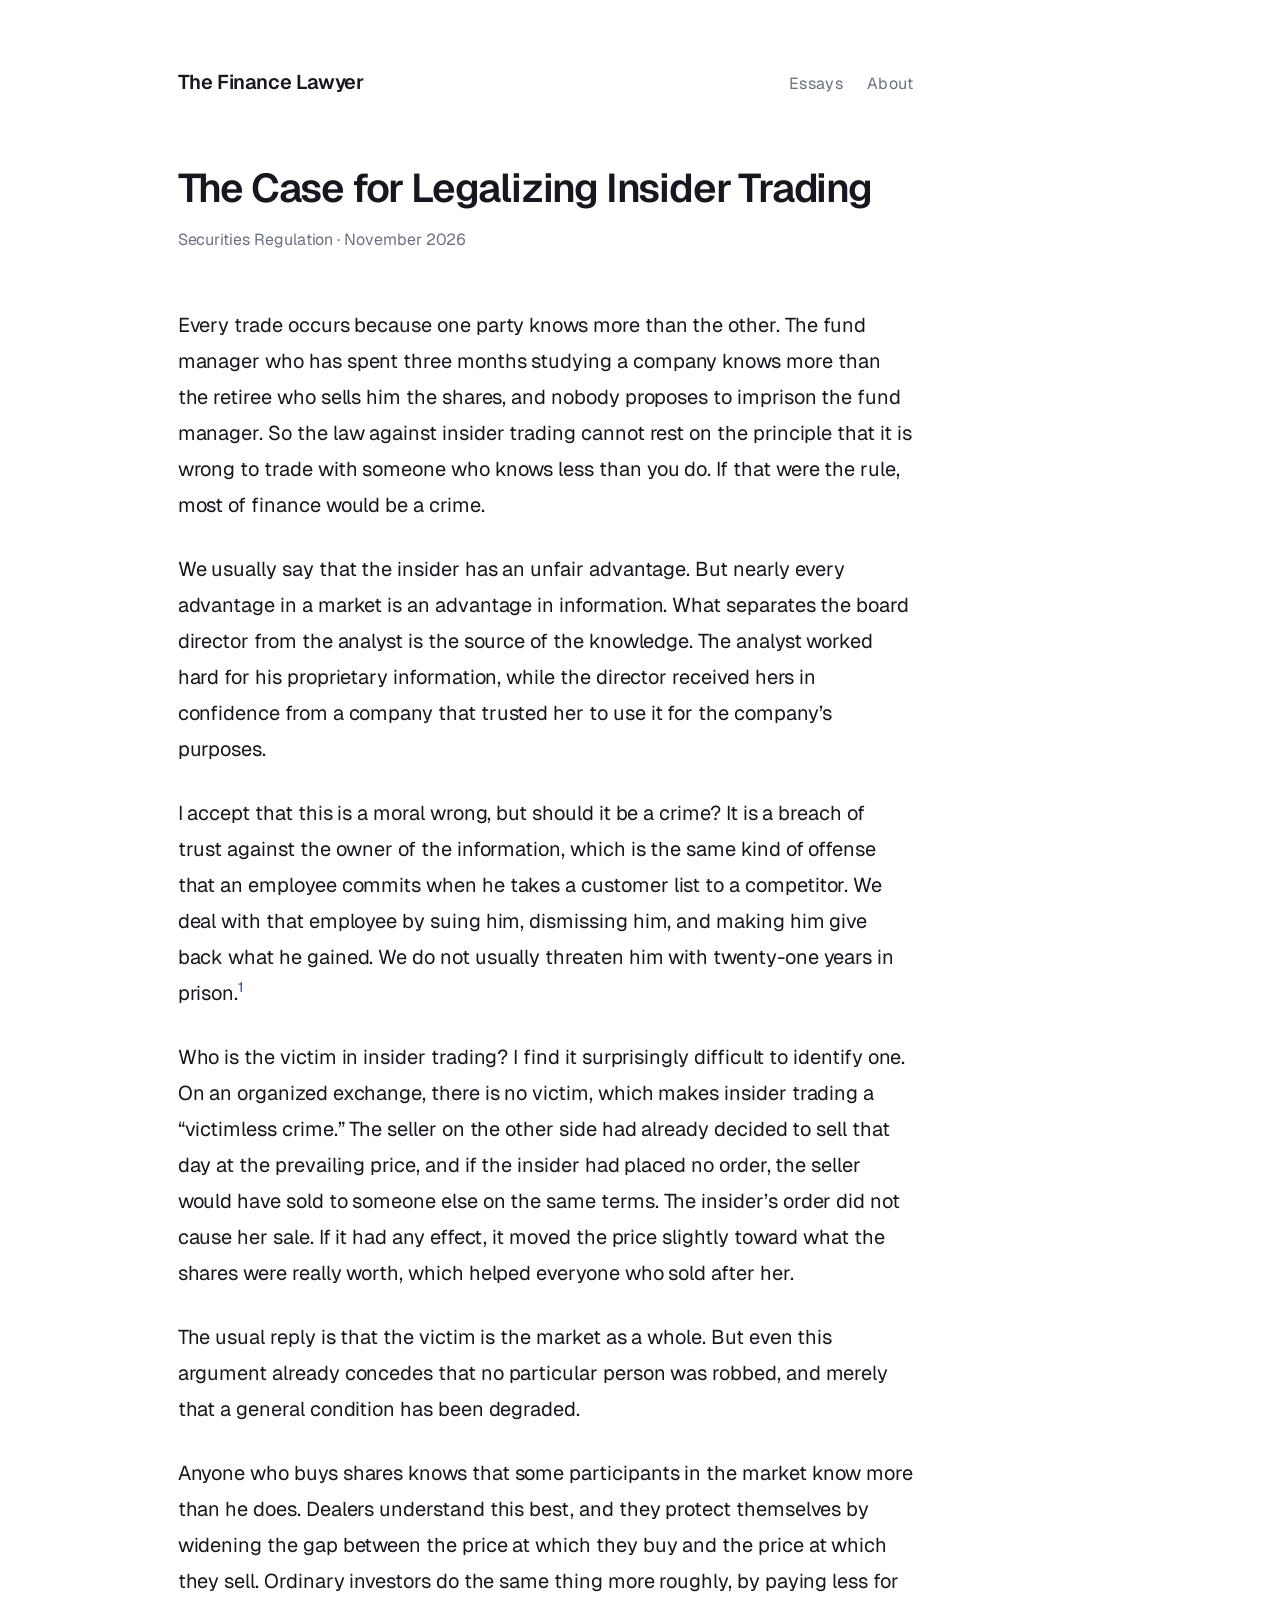
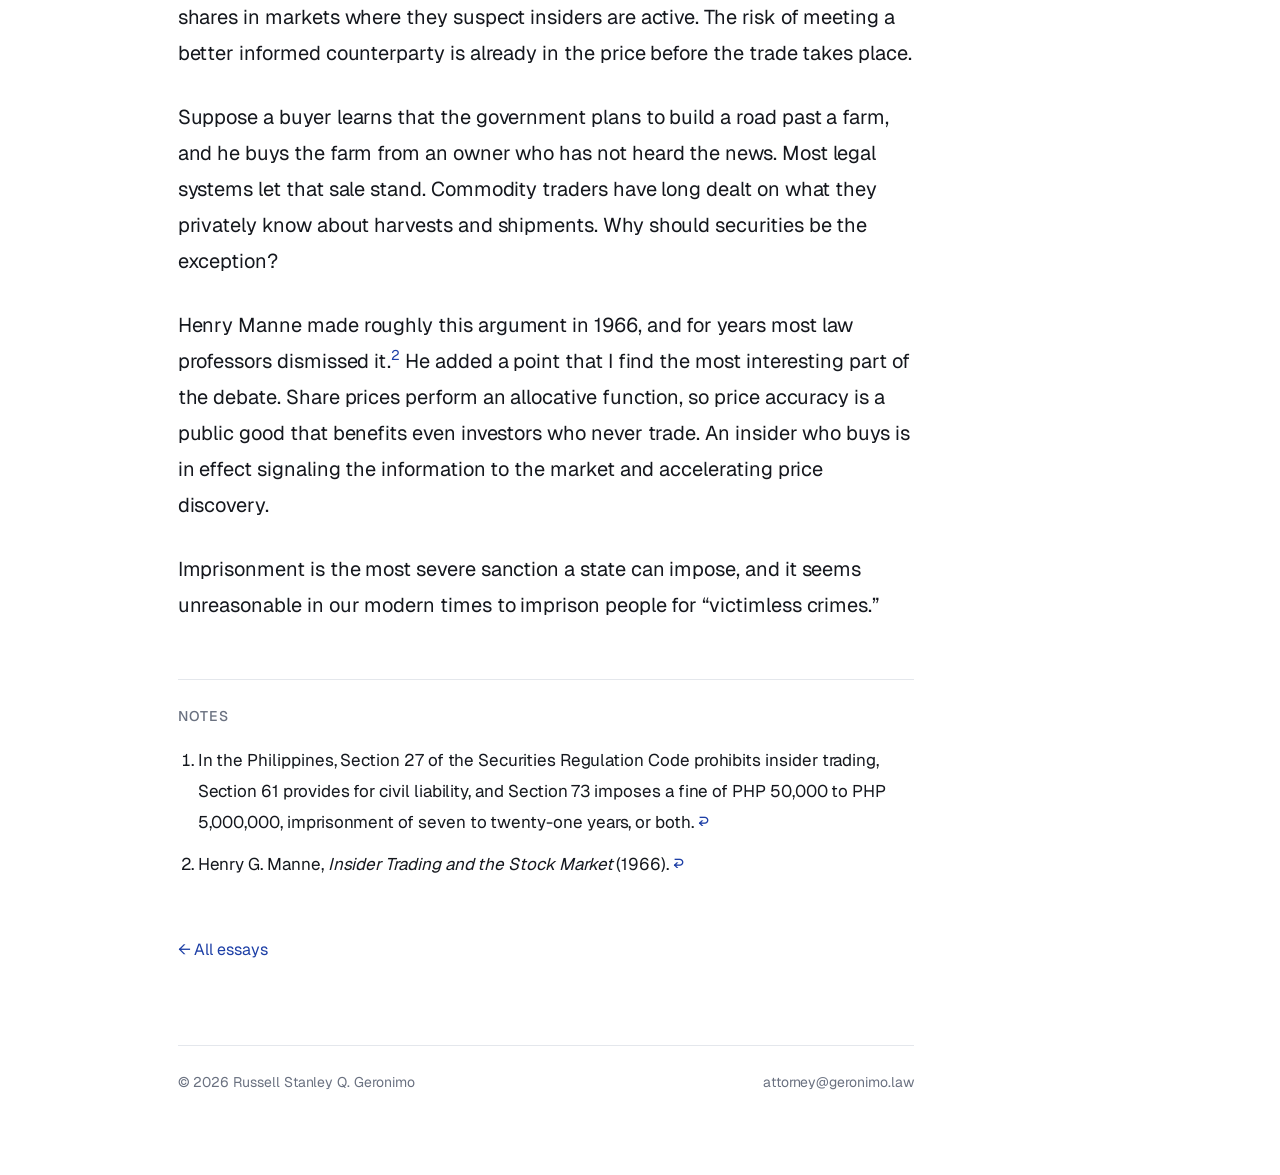
<file: essays/the-case-for-legalizing-insider-trading.html>
<!DOCTYPE html>
<html lang="en">
<head>
<meta charset="utf-8">
<meta name="viewport" content="width=device-width, initial-scale=1">
<title>The Case for Legalizing Insider Trading</title>
<meta name="description" content="Why insider trading on an exchange has no identifiable victim, and why it should not carry a prison sentence.">
<link rel="preconnect" href="https://fonts.googleapis.com">
<link rel="preconnect" href="https://fonts.gstatic.com" crossorigin>
<link href="https://fonts.googleapis.com/css2?family=Geist:wght@400;500;600&display=swap" rel="stylesheet">
<link rel="stylesheet" href="../css/style.css">
</head>
<body>
<div class="page">
<header class="site-header">
<div class="site-name"><a href="../index.html">The Finance Lawyer</a></div>
<nav class="site-nav" aria-label="Main">
<a href="../index.html">Essays</a>
<a href="../about.html">About</a>
</nav>
</header>
<main>
<article class="essay">
<h1>The Case for Legalizing Insider Trading</h1>
<p class="dateline">Securities Regulation &middot; <time datetime="2026-11">November 2026</time></p>
<p>Every trade occurs because one party knows more than the other. The fund manager who has spent three months studying a company knows more than the retiree who sells him the shares, and nobody proposes to imprison the fund manager. So the law against insider trading cannot rest on the principle that it is wrong to trade with someone who knows less than you do. If that were the rule, most of finance would be a crime.</p>
<p>We usually say that the insider has an unfair advantage. But nearly every advantage in a market is an advantage in information. What separates the board director from the analyst is the source of the knowledge. The analyst worked hard for his proprietary information, while the director received hers in confidence from a company that trusted her to use it for the company&rsquo;s purposes.</p>
<p>I accept that this is a moral wrong, but should it be a crime? It is a breach of trust against the owner of the information, which is the same kind of offense that an employee commits when he takes a customer list to a competitor. We deal with that employee by suing him, dismissing him, and making him give back what he gained. We do not usually threaten him with twenty-one years in prison.<sup><a href="#n1" id="r1">1</a></sup></p>
<p>Who is the victim in insider trading? I find it surprisingly difficult to identify one. On an organized exchange, there is no victim, which makes insider trading a &ldquo;victimless crime.&rdquo; The seller on the other side had already decided to sell that day at the prevailing price, and if the insider had placed no order, the seller would have sold to someone else on the same terms. The insider&rsquo;s order did not cause her sale. If it had any effect, it moved the price slightly toward what the shares were really worth, which helped everyone who sold after her.</p>
<p>The usual reply is that the victim is the market as a whole. But even this argument already concedes that no particular person was robbed, and merely that a general condition has been degraded.</p>
<p>Anyone who buys shares knows that some participants in the market know more than he does. Dealers understand this best, and they protect themselves by widening the gap between the price at which they buy and the price at which they sell. Ordinary investors do the same thing more roughly, by paying less for shares in markets where they suspect insiders are active. The risk of meeting a better informed counterparty is already in the price before the trade takes place.</p>
<p>Suppose a buyer learns that the government plans to build a road past a farm, and he buys the farm from an owner who has not heard the news. Most legal systems let that sale stand. Commodity traders have long dealt on what they privately know about harvests and shipments. Why should securities be the exception?</p>
<p>Henry Manne made roughly this argument in 1966, and for years most law professors dismissed it.<sup><a href="#n2" id="r2">2</a></sup> He added a point that I find the most interesting part of the debate. Share prices perform an allocative function, so price accuracy is a public good that benefits even investors who never trade. An insider who buys is in effect signaling the information to the market and accelerating price discovery.</p>
<p>Imprisonment is the most severe sanction a state can impose, and it seems unreasonable in our modern times to imprison people for &ldquo;victimless crimes.&rdquo;</p>
<section class="notes" aria-label="Notes">
<h2>Notes</h2>
<ol>
<li id="n1">In the Philippines, Section 27 of the Securities Regulation Code prohibits insider trading, Section 61 provides for civil liability, and Section 73 imposes a fine of PHP 50,000 to PHP 5,000,000, imprisonment of seven to twenty-one years, or both. <a href="#r1" aria-label="Back to text">&#8617;</a></li>
<li id="n2">Henry G. Manne, <em>Insider Trading and the Stock Market</em> (1966). <a href="#r2" aria-label="Back to text">&#8617;</a></li>
</ol>
</section>
</article>
<p class="back"><a href="../index.html">&larr; All essays</a></p>
</main>
<footer class="site-footer">
<span>&copy; 2026 Russell Stanley Q. Geronimo</span>
<span>attorney@geronimo.law</span>
</footer>
</div>
</body>
</html>
</file>
<file: css/style.css>
/* The Finance Lawyer
   Layout idea: one narrow left-aligned column, text first, nothing decorative. */

:root {
  --paper: #ffffff;
  --ink: #15181e;
  --muted: #6a7180;
  --rule: #e4e7ec;
  --link: #1d3fa6;
  --link-visited: #5a4a8f;
  --serif: "Geist", "Helvetica Neue", Helvetica, Arial, sans-serif;
  --sans: "Geist", "Helvetica Neue", Helvetica, Arial, sans-serif;
  --measure: 46rem;
}

@media (prefers-color-scheme: dark) {
  :root:not([data-theme="light"]) {
    color-scheme: dark;
    --paper: #111318;
    --ink: #e7e9ee;
    --muted: #8f96a5;
    --rule: #262a33;
    --link: #9db4ff;
    --link-visited: #b9a9e6;
  }
}

:root[data-theme="dark"] {
  color-scheme: dark;
  --paper: #111318;
  --ink: #e7e9ee;
  --muted: #8f96a5;
  --rule: #262a33;
  --link: #9db4ff;
  --link-visited: #b9a9e6;
}

* { box-sizing: border-box; }

html { -webkit-text-size-adjust: 100%; }

body {
  margin: 0;
  background: var(--paper);
  color: var(--ink);
  font-family: var(--serif);
  font-size: 1.25rem;
  line-height: 1.8;
  letter-spacing: -0.003em;
  -webkit-font-smoothing: antialiased;
  text-rendering: optimizeLegibility;
}

.page {
  max-width: calc(var(--measure) + 3rem);
  margin: 0;
  padding: 4rem 1.5rem 5rem;
  margin-left: clamp(0rem, 12vw, 11rem);
}

a { color: var(--link); text-decoration: none; }
a:visited { color: var(--link-visited); }
a:hover { text-decoration: underline; text-underline-offset: 0.18em; }
a:focus-visible { outline: 2px solid var(--link); outline-offset: 3px; border-radius: 2px; }

/* Header */

.site-header {
  display: flex;
  flex-wrap: wrap;
  align-items: baseline;
  justify-content: space-between;
  gap: 0.5rem 2rem;
  margin-bottom: 4rem;
}

.site-name {
  font-size: 1.25rem;
  font-weight: 600;
  letter-spacing: -0.02em;
}

.site-name a, .site-name a:visited { color: var(--ink); }

.site-nav {
  display: flex;
  gap: 1.5rem;
  font-family: var(--sans);
  font-size: 1rem;
  letter-spacing: 0.02em;
}

.site-nav a, .site-nav a:visited { color: var(--muted); }
.site-nav a[aria-current="page"] { color: var(--ink); }

/* Home: essay list */

.intro {
  margin: 0 0 3.5rem;
  color: var(--muted);
  max-width: 30rem;
}

.essay-list {
  list-style: none;
  margin: 0;
  padding: 0;
  display: flex;
  flex-direction: column;
  gap: 1.1rem;
}

.essay-list li {
  display: grid;
  grid-template-columns: minmax(0, 1fr) auto 5.25rem;
  align-items: baseline;
  column-gap: 2.5rem;
}

.essay-list .category,
.essay-list time {
  font-family: var(--sans);
  font-size: 0.9375rem;
  color: var(--muted);
  white-space: nowrap;
}

.essay-list .category { text-align: right; }

.essay-list time {
  text-align: right;
  font-variant-numeric: tabular-nums;
}

/* Home: section headings */

.section-title {
  font-size: 1.25rem;
  font-weight: 600;
  letter-spacing: -0.02em;
  color: var(--ink);
  margin: 3.5rem 0 1.1rem;
}

.essay-list .entry { line-height: 1.35; }
.essay-list .coauthor { color: var(--muted); font-size: 0.9375rem; }

/* About: social link */

.social { margin-top: 2rem; }
.social a { display: inline-flex; align-items: center; gap: 0.5rem; font-size: 1rem; }
.social svg { flex: none; }

/* Essay */

.essay h1 {
  font-size: 2.5rem;
  line-height: 1.2;
  font-weight: 600;
  letter-spacing: -0.03em;
  margin: 0 0 0.9rem;
  text-wrap: balance;
}

.essay .dateline {
  font-family: var(--sans);
  font-size: 1rem;
  color: var(--muted);
  margin: 0 0 3.25rem;
}

.essay p { margin: 0 0 1.75rem; }

.essay ul { margin: 0 0 1.75rem; padding-left: 1.4rem; }
.essay ul li { margin-bottom: 0.9rem; padding-left: 0.3rem; }

.essay h2 {
  font-size: 1.25rem;
  letter-spacing: -0.015em;
  font-weight: 600;
  margin: 2.5rem 0 0.9rem;
  text-wrap: balance;
}

.essay blockquote {
  margin: 0 0 1.35rem;
  padding-left: 1.25rem;
  border-left: 2px solid var(--rule);
  color: var(--muted);
}

.essay sup { font-family: var(--sans); font-size: 0.7em; line-height: 0; }

.notes {
  margin-top: 3.5rem;
  padding-top: 1.5rem;
  border-top: 1px solid var(--rule);
  font-size: 1.0625rem;
}

.notes h2 {
  font-family: var(--sans);
  font-size: 0.875rem;
  font-weight: 500;
  letter-spacing: 0.08em;
  text-transform: uppercase;
  color: var(--muted);
  margin: 0 0 1rem;
}

.notes ol { margin: 0; padding-left: 1.25rem; }
.notes li { margin-bottom: 0.75rem; }

.back {
  margin-top: 3.5rem;
  font-family: var(--sans);
  font-size: 1rem;
}

/* Footer */

.site-footer {
  margin-top: 5rem;
  padding-top: 1.5rem;
  border-top: 1px solid var(--rule);
  font-family: var(--sans);
  font-size: 0.875rem;
  color: var(--muted);
  display: flex;
  flex-wrap: wrap;
  gap: 0.25rem 1.5rem;
  justify-content: space-between;
}

@media (max-width: 40rem) {
  body { font-size: 1.125rem; line-height: 1.65; }
  .page { margin-left: 0; padding: 1.75rem 1.25rem 2.5rem; }
  .site-header { gap: 0.25rem 1.5rem; margin-bottom: 2.25rem; padding-bottom: 1rem; border-bottom: 1px solid var(--rule); }
  .site-nav { gap: 1.25rem; }
  .intro { margin-bottom: 2rem; font-size: 1rem; }
  .essay h1 { font-size: 1.75rem; margin-bottom: 0.5rem; }
  .essay p { margin-bottom: 1.35rem; }
  .essay ul { margin-bottom: 1.35rem; padding-left: 1.3rem; }
  .essay ul li { margin-bottom: 0.6rem; padding-left: 0.2rem; }
  .essay .dateline { margin-bottom: 2rem; }
  .essay-list { gap: 1.5rem; }
  .essay-list li { grid-template-columns: auto 1fr; column-gap: 0.75rem; row-gap: 0.3rem; }
  .essay-list .entry { grid-column: 1 / -1; }
  .essay-list .entry a { font-weight: 500; }
  .essay-list .category, .essay-list time { text-align: left; font-size: 0.875rem; }
  .essay-list .category::after { content: "\00b7"; margin-left: 0.75rem; }
  .section-title { font-size: 1.125rem; margin: 2.75rem 0 1.1rem; }
  .notes { margin-top: 2.5rem; }
  .back { margin-top: 2.5rem; }
  .site-footer { margin-top: 3rem; padding-top: 1.25rem; flex-direction: column; gap: 0.25rem; }
}
</file>
